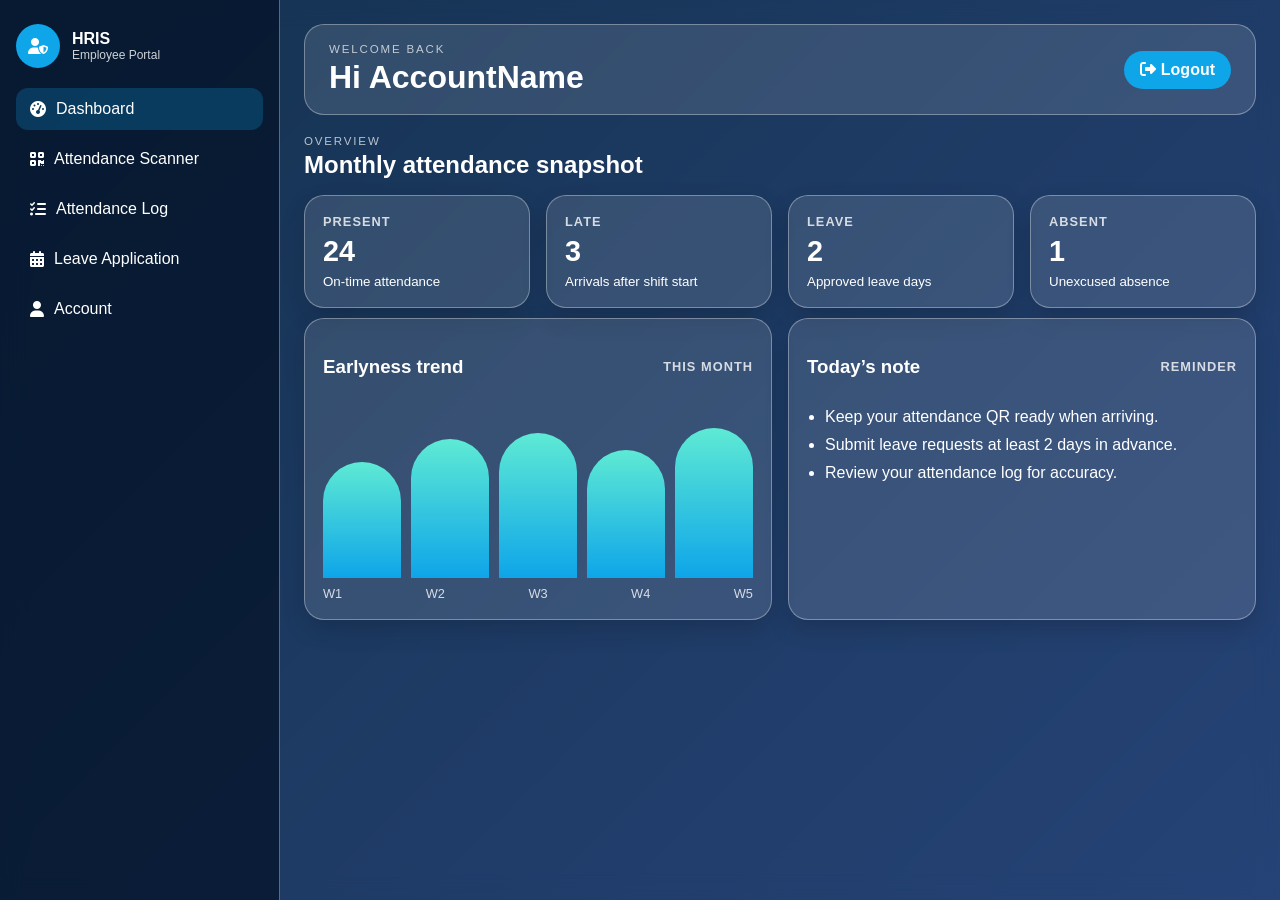
<file: admin-dashboard.html>
<!DOCTYPE html>
<html>
  <head>
    <title>HRIS Admin-dashboard</title>
    <meta name="viewport" content="width=device-width, initial-scale=1.0">
    <link rel="stylesheet" href="assets/css/style.css">
    <link rel="icon" type="image/png" href="assets/images/favicon.png">
  </head>
  <body>
  
    <h1>Admin Dashboard</h1>
    <button onclick="logout()">Logout</button>
    
    <script>

      function requireAuth(){

        const token = localStorage.getItem("token");
      
        if(!token){
          window.location.href = "index.html";
        }
      
      }
      
      function requireAdmin(){
      
        const role = localStorage.getItem("role");
        const token = localStorage.getItem("token");
      
        if(!token){
          window.location.href = "index.html";
        }
      
        if(role !== "ADMIN" && role !== "HR"){
          window.location.href = "dashboard.html";
        }
      
      }
      
      window.onload = requireAdmin;
      
      function logout(){
      
        localStorage.removeItem("token");
        localStorage.removeItem("role");
        localStorage.removeItem("userId");
      
        window.location.href = "index.html";
      }
    </script>
  </body>
</html>
</file>
<file: assets/css/style.css>
/* Universal reset to fix padding layout issues */
*, *::before, *::after {
  box-sizing: border-box;
}

:root {
  --bg-start: #0b2a4a;
  --bg-end: #1e3c72;
  --text-color: #ffffff;
  --dark-text: #0b2a4a;
  --surface-bg: rgba(255, 255, 255, .1);
  --surface-hover: rgba(255, 255, 255, .2);
  --surface-border: rgba(255, 255, 255, 0.342);
  --input-bg: rgba(255, 255, 255, 0.425);
  --input-focus-border: rgba(255, 255, 255, .6);
  --input-focus-shadow: 0 0 0 2px rgba(255, 255, 255, .18);
  --button-bg: #0ea5e9;
  --warning: #ffcc00;
  --danger: #ff6b6b;
  --radius-md: 20px;
  --radius-sm: 10px;
  --font-family: 'Poppins', sans-serif;
  --transition-fast: .2s ease;
}

button,
input,
textarea,
select {
  font: inherit;
  color: inherit;
}

button,
input {
  transition: var(--transition-fast);
}

body{
  padding: 20px;
  min-height:100vh;
  margin:0;
  display:flex;
  justify-content:center;
  align-items:center;
  background:linear-gradient(
    135deg,
    var(--bg-start),
    var(--bg-end)
  );
  font-family:var(--font-family);
  color:var(--text-color);
}

.container{
  display:flex;
  gap:30px;
  justify-content:center;
  align-items:center;
  flex-wrap:wrap;
}

.card{
  width:350px;
  min-height:300px;

  padding:30px;

  background:var(--surface-bg);

  backdrop-filter:blur(15px);

  border-radius:var(--radius-md);

  border:1px solid var(--surface-border);

  color:var(--text-color);
  text-align:center;
  
  /* Flex direction forces all child contents to center vertically and horizontally */
  display: flex;
  flex-direction: column;
  justify-content: center;
  align-items: center;
}

.card .login{
  width: 100%;
  margin-left: auto;
  margin-right: auto;
}

.qr-image{
  width:min(220px, 100%);
  aspect-ratio:1;
  min-height:220px;

  background:white;
  padding:10px;
  border-radius:10px;
  display:flex;
  align-items:center;
  justify-content:center;
  margin:0 auto;
  overflow:hidden;
}

.qr-image canvas,
.qr-image img {
  display:block;
  max-width:100%;
  max-height:100%;
}

.qr-controls{
  width: 100%;
  display: flex;
  gap: 10px;
  margin-bottom: 15px;
}

.qr-select{
  width: 100%;
  padding: 10px 12px;
  border: 1px solid var(--surface-border);
  border-radius: var(--radius-sm);
  background: var(--input-bg);
  color: var(--dark-text);
}

.qr-select:focus{
  border-color: var(--input-focus-border);
  box-shadow: var(--input-focus-shadow);
  outline: none;
}

.qr-placeholder{
  width: 100%;
  height: 100%;
  min-height: 100%;
  display: flex;
  align-items: center;
  justify-content: center;
  padding: 20px;
  text-align: center;
  color: var(--dark-text);
  font-size: 1rem;
}

.qr-placeholder--manual .qr-status {
  display: flex;
  flex-direction: column;
  gap: 12px;
  align-items: center;
}

.qr-refresh-btn {
  border: none;
  border-radius: var(--radius-sm);
  padding: 10px 14px;
  background: var(--button-bg);
  color: var(--text-color);
  cursor: pointer;
  font-weight: 600;
}

.qr-refresh-btn:hover {
  transform: translateY(-2px);
}

.qr-select option{
  color: var(--dark-text);
}

/* Added form selector to ensure inputs stretch across the whole flex container width */
.card form {
  width: 100%;
}

.card h2{
  margin-bottom:15px;
}

.card p{
  opacity:.8;
  margin-bottom:20px;
}

.card input,
.modal-card input {
  width:100%;
  padding:12px;
  margin-bottom:10px;

  border:1px solid transparent;
  border-radius:var(--radius-sm);

  background:var(--input-bg);
  color:var(--text-color);
}

.card input:focus,
.modal-card input:focus {
  border-color:var(--input-focus-border);
  box-shadow:var(--input-focus-shadow);
  outline:none;
}

.card input::placeholder,
.modal-card input::placeholder {
  color:rgba(255,255,255,.7);
}



.card button,
.modal-card button {
  width:100%;
  padding:12px;

  border:none;
  border-radius:var(--radius-sm);

  background:var(--button-bg);
  color:var(--text-color);

  cursor:pointer;
  font-weight:600;
}

.card button:hover,
.modal-card button:hover {
  transform:translateY(-2px);
}

#qrTimer{
  font-weight:600;
  margin-top:15px;
}

#qrTimer.warning{
  color:var(--warning);
}

#qrTimer.danger{
  color:var(--danger);
}

.login-link{
  position:fixed;
  top:20px;
  right:20px;

  color:var(--text-color);
  cursor:pointer;

  font-size:15px;
  font-weight:600;

  z-index:1000;

  padding:8px 16px;
  border-radius:20px;

  background:var(--surface-bg);
  backdrop-filter:blur(10px);

  border:1px solid var(--surface-border);

  transition:.3s;
}

.login-link:hover{
  background:var(--surface-hover);
}

.modal {
  background:linear-gradient(
    135deg,
    var(--bg-start),
    var(--bg-end)
  );
  height: 100%;
  width: 100%;
  position: fixed;
  top: 0;
  left: 0;
  z-index: 10;
  display: none;
  justify-content: center; /* Horizontal centering */
  align-items: center;     /* Vertical centering */
}

.modal.show{
  display: flex;
}

.modal-card {
  width: 350px;
  padding: 30px;
  background:var(--surface-bg);
  backdrop-filter: blur(15px);
  -webkit-backdrop-filter: blur(15px);
  border-radius: var(--radius-md);
  border: 1px solid var(--surface-border);
  color: var(--text-color);
  position: relative; /* Kept intact for any internal absolute positioning */
}



.close-btn{

  position:absolute;

  top:10px;
  right:15px;

  font-size:24px;

  cursor:pointer;
}
.dashboard-page {
  padding: 0;
  display: block;
  justify-content: initial;
  align-items: initial;
  background: linear-gradient(135deg, var(--bg-start), var(--bg-end));
  color: var(--text-color);
}

.dashboard-shell {
  display: flex;
  min-height: 100vh;
  background: rgba(255, 255, 255, 0.04);
  backdrop-filter: blur(12px);
}

.sidebar {
  width: 280px;
  padding: 24px 16px;
  background: rgba(3, 17, 38, 0.72);
  border-right: 1px solid var(--surface-border);
  display: flex;
  flex-direction: column;
  gap: 20px;
  transition: width 0.25s ease, transform 0.25s ease;
}

.sidebar-header {
  display: flex;
  align-items: center;
  justify-content: space-between;
  gap: 12px;
}

.brand {
  display: flex;
  align-items: center;
  gap: 12px;
}

.brand-icon {
  width: 44px;
  height: 44px;
  border-radius: 50%;
  display: grid;
  place-items: center;
  background: var(--button-bg);
  color: white;
}

.brand strong,
.brand small {
  display: block;
}

.brand small {
  opacity: 0.8;
  font-size: 0.75rem;
}

.sidebar-toggle,
.menu-btn {
  border: none;
  background: rgba(255,255,255,0.15);
  color: white;
  width: 40px;
  height: 40px;
  border-radius: 10px;
  cursor: pointer;
}

.sidebar-toggle {
  display: none;
}

.menu-btn {
  display: none;
}

.sidebar-nav {
  display: flex;
  flex-direction: column;
  gap: 8px;
}

.nav-item {
  border: none;
  background: transparent;
  color: var(--text-color);
  text-align: left;
  padding: 12px 14px;
  border-radius: 12px;
  cursor: pointer;
  display: flex;
  align-items: center;
  gap: 10px;
}

.nav-item:hover,
.nav-item.active {
  background: rgba(14, 165, 233, 0.24);
}

.main-panel {
  flex: 1;
  padding: 24px;
  display: flex;
  flex-direction: column;
  gap: 20px;
}

.topbar {
  display: flex;
  align-items: center;
  justify-content: space-between;
  gap: 12px;
  padding: 18px 24px;
  border-radius: 20px;
  background: rgba(255,255,255,0.12);
  border: 1px solid var(--surface-border);
}

.topbar-left,
.topbar-right {
  display: flex;
  align-items: center;
  gap: 12px;
}

.topbar h1,
.section-head h2 {
  margin: 0;
}

.topbar-eyebrow,
.section-eyebrow {
  margin: 0 0 4px;
  text-transform: uppercase;
  letter-spacing: 0.16em;
  font-size: 0.72rem;
  opacity: 0.7;
}

.logout-btn,
.primary-btn {
  border: none;
  border-radius: 999px;
  padding: 10px 16px;
  background: var(--button-bg);
  color: white;
  cursor: pointer;
  font-weight: 600;
}

.primary-btn.is-loading {
  opacity: 0.9;
  position: relative;
  pointer-events: none;
}

.primary-btn.is-loading::after {
  content: "";
  width: 14px;
  height: 14px;
  border: 2px solid rgba(255,255,255,0.4);
  border-top-color: #ffffff;
  border-radius: 50%;
  display: inline-block;
  margin-left: 10px;
  vertical-align: middle;
  animation: scanner-spin 0.8s linear infinite;
}

@keyframes scanner-spin {
  to {
    transform: rotate(360deg);
  }
}

.dashboard-section {
  display: none;
}

.dashboard-section.active {
  display: block;
}

.section-head {
  display: flex;
  justify-content: space-between;
  align-items: center;
  gap: 10px;
  margin-bottom: 16px;
}

.stats-grid,
.content-grid {
  display: grid;
  gap: 16px;
}

.stats-grid {
  grid-template-columns: repeat(4, minmax(0, 1fr));
}

.content-grid {
  grid-template-columns: repeat(2, minmax(0, 1fr));
}

.content-grid.single-column {
  grid-template-columns: 1fr;
}

.stat-card,
.panel-card {
  background: rgba(255,255,255,0.12);
  border: 1px solid var(--surface-border);
  border-radius: 20px;
  padding: 18px;
  box-shadow: 0 10px 24px rgba(0,0,0,0.16);
  margin-bottom: 10px;
}

.stat-card {
  display: flex;
  flex-direction: column;
  gap: 6px;
}

.stat-card strong {
  font-size: 1.8rem;
}

.stat-label,
.pill {
  font-size: 0.8rem;
  font-weight: 600;
  opacity: 0.8;
  text-transform: uppercase;
  letter-spacing: 0.08em;
}

.panel-head {
  display: flex;
  justify-content: space-between;
  align-items: center;
  margin-bottom: 12px;
}

.earlyness-chart {
  height: 170px;
  display: flex;
  align-items: flex-end;
  gap: 10px;
  padding-top: 12px;
}

.chart-bar {
  flex: 1;
  height: var(--value);
  min-height: 30px;
  border-radius: 999px 999px 4px 4px;
  background: linear-gradient(180deg, #5eead4, #0ea5e9);
}

.chart-labels {
  display: flex;
  justify-content: space-between;
  margin-top: 8px;
  font-size: 0.8rem;
  opacity: 0.8;
}

.check-list,
.detail-list {
  margin: 0;
  padding-left: 18px;
  display: flex;
  flex-direction: column;
  gap: 10px;
}

.detail-list li {
  display: flex;
  justify-content: space-between;
  align-items: center;
  gap: 6px;
  flex-wrap: wrap;
}

.detail-list li span {
  opacity: 0.8;
}

.scanner-card {
  display: flex;
  flex-direction: column;
  gap: 20px;
}

.scanner-preview {
  width: 100%;
  max-width: 420px;
  aspect-ratio: 4 / 5;
  min-height: 320px;
  border-radius: 18px;
  display: grid;
  place-items: center;
  background: rgba(255,255,255,0.9);
  color: var(--dark-text);
  overflow: hidden;
  position: relative;
  margin: 0 auto;
}

.scanner-body {
  display: flex;
  flex-direction: column;
  gap: 10px;
}

.scanner-actions {
  display: flex;
  gap: 10px;
  flex-wrap: wrap;
}

#scannerCameraPreview {
  width: 100%;
  height: 100%;
  aspect-ratio: 4 / 5;
  border-radius: 16px;
  background: #08101f;
  border: 1px solid rgba(255,255,255,0.2);
  object-fit: cover;
  display: block;
}

.scanner-status {
  padding: 10px 12px;
  border-radius: 12px;
  background: rgba(255,255,255,0.12);
  color: #d7f7ff;
}

.scanner-status.loading {
  display: flex;
  align-items: center;
  gap: 10px;
}

.scanner-status.loading::before {
  content: "";
  width: 14px;
  height: 14px;
  border: 2px solid rgba(255,255,255,0.4);
  border-top-color: #ffffff;
  border-radius: 50%;
  animation: scanner-spin 0.8s linear infinite;
  flex: 0 0 auto;
}

.field-label {
  font-size: 0.9rem;
  font-weight: 600;
}

.content-grid input,
.content-grid textarea,
.content-grid select,
.account-form input,
#leaveForm input,
#leaveForm select {
  width: 100%;
  padding: 12px 14px;
  border: 1px solid rgba(255,255,255,0.35);
  border-radius: 12px;
  background: rgba(255,255,255,0.24);
  color: var(--text-color);
  outline: none;
  box-shadow: inset 0 1px 2px rgba(0,0,0,0.08);
  min-height: 46px;
}

.content-grid input::placeholder,
.content-grid textarea::placeholder,
.content-grid select::placeholder,
.account-form input::placeholder,
#leaveForm input::placeholder,
#leaveForm select::placeholder {
  color: rgba(255,255,255,0.7);
}

.content-grid input:focus,
.content-grid textarea:focus,
.content-grid select:focus,
.account-form input:focus,
#leaveForm input:focus,
#leaveForm select:focus {
  border-color: rgba(255,255,255,0.8);
  box-shadow: 0 0 0 3px rgba(14, 165, 233, 0.24);
  background: rgba(255,255,255,0.3);
}

#leaveForm select {
  appearance: none;
  -webkit-appearance: none;
  -moz-appearance: none;
  background-image: linear-gradient(45deg, transparent 50%, white 50%), linear-gradient(135deg, white 50%, transparent 50%);
  background-position: calc(100% - 18px) calc(50% - 2px), calc(100% - 12px) calc(50% - 2px);
  background-size: 6px 6px, 6px 6px;
  background-repeat: no-repeat;
  padding-right: 38px;
}

#leaveForm select option {
  background: #0b2a4a;
  color: #ffffff;
}

.leave-date-group {
  display: grid;
  grid-template-columns: 1fr auto 1fr;
  gap: 10px;
  align-items: center;
}

.leave-date-group span {
  opacity: 0.8;
  font-weight: 600;
  white-space: nowrap;
}

.leave-date-group input {
  min-width: 0;
}

.account-form,
#leaveForm {
  display: flex;
  flex-direction: column;
  gap: 10px;
}

.table-wrap {
  overflow-x: auto;
}

table {
  width: 100%;
  border-collapse: collapse;
}

th,
td {
  padding: 12px 10px;
  border-bottom: 1px solid rgba(255,255,255,0.12);
  text-align: left;
}

.status-tag {
  display: inline-block;
  padding: 6px 10px;
  border-radius: 999px;
  font-size: 0.8rem;
  font-weight: 600;
}

.status-tag.ok {
  background: rgba(45,212,191,0.18);
  color: #bbf7d0;
}

.status-tag.warning {
  background: rgba(250,204,21,0.18);
  color: #fde68a;
}

.status-tag.danger {
  background: rgba(248,113,113,0.18);
  color: #fecaca;
}

.status-tag.info {
  background: rgba(96,165,250,0.18);
  color: #bfdbfe;
}

.status-tag.used {
  background: rgba(34, 197, 94, 0.2);
  color: #bbf7d0;
}

.action-group {
  display: flex;
  gap: 8px;
  flex-wrap: wrap;
}

.table-action-btn {
  border: none;
  border-radius: 999px;
  padding: 6px 10px;
  font-size: 0.8rem;
  font-weight: 600;
  cursor: pointer;
}

.status-note {
  color: #fecaca;
  font-size: 0.85rem;
  font-weight: 600;
}

.edit-btn {
  background: rgba(14, 165, 233, 0.22);
  color: #d7f7ff;
}

.cancel-btn {
  background: rgba(248, 113, 113, 0.2);
  color: #fecaca;
}

.sidebar-overlay {
  display: none;
}

@media (max-width: 960px) {
  .stats-grid,
  .content-grid {
    grid-template-columns: 1fr 1fr;
  }

  .scanner-card {
    grid-template-columns: 1fr;
  }
}

@media (max-width: 760px) {
  .leave-date-group {
    grid-template-columns: 1fr;
  }

  .leave-date-group span {
    display: none;
  }

  .sidebar-toggle {
    display: inline-flex;
    align-items: center;
    justify-content: center;
  }

  .menu-btn {
    display: inline-flex;
    align-items: center;
    justify-content: center;
  }

  .dashboard-shell {
    position: relative;
  }

  .sidebar {
    position: fixed;
    top: 0;
    left: 0;
    height: 100vh;
    transform: translateX(-100%);
    z-index: 40;
    width: 85vw;
    max-width: 300px;
  }

  .sidebar.open {
    transform: translateX(0);
  }

  .sidebar-overlay.show {
    display: block;
    position: fixed;
    inset: 0;
    background: rgba(0,0,0,0.45);
    z-index: 30;
  }

  .main-panel {
    padding: 16px;
  }

  .topbar {
    flex-wrap: wrap;
  }

  .stats-grid,
  .content-grid {
    grid-template-columns: 1fr;
  }
}
</file>
